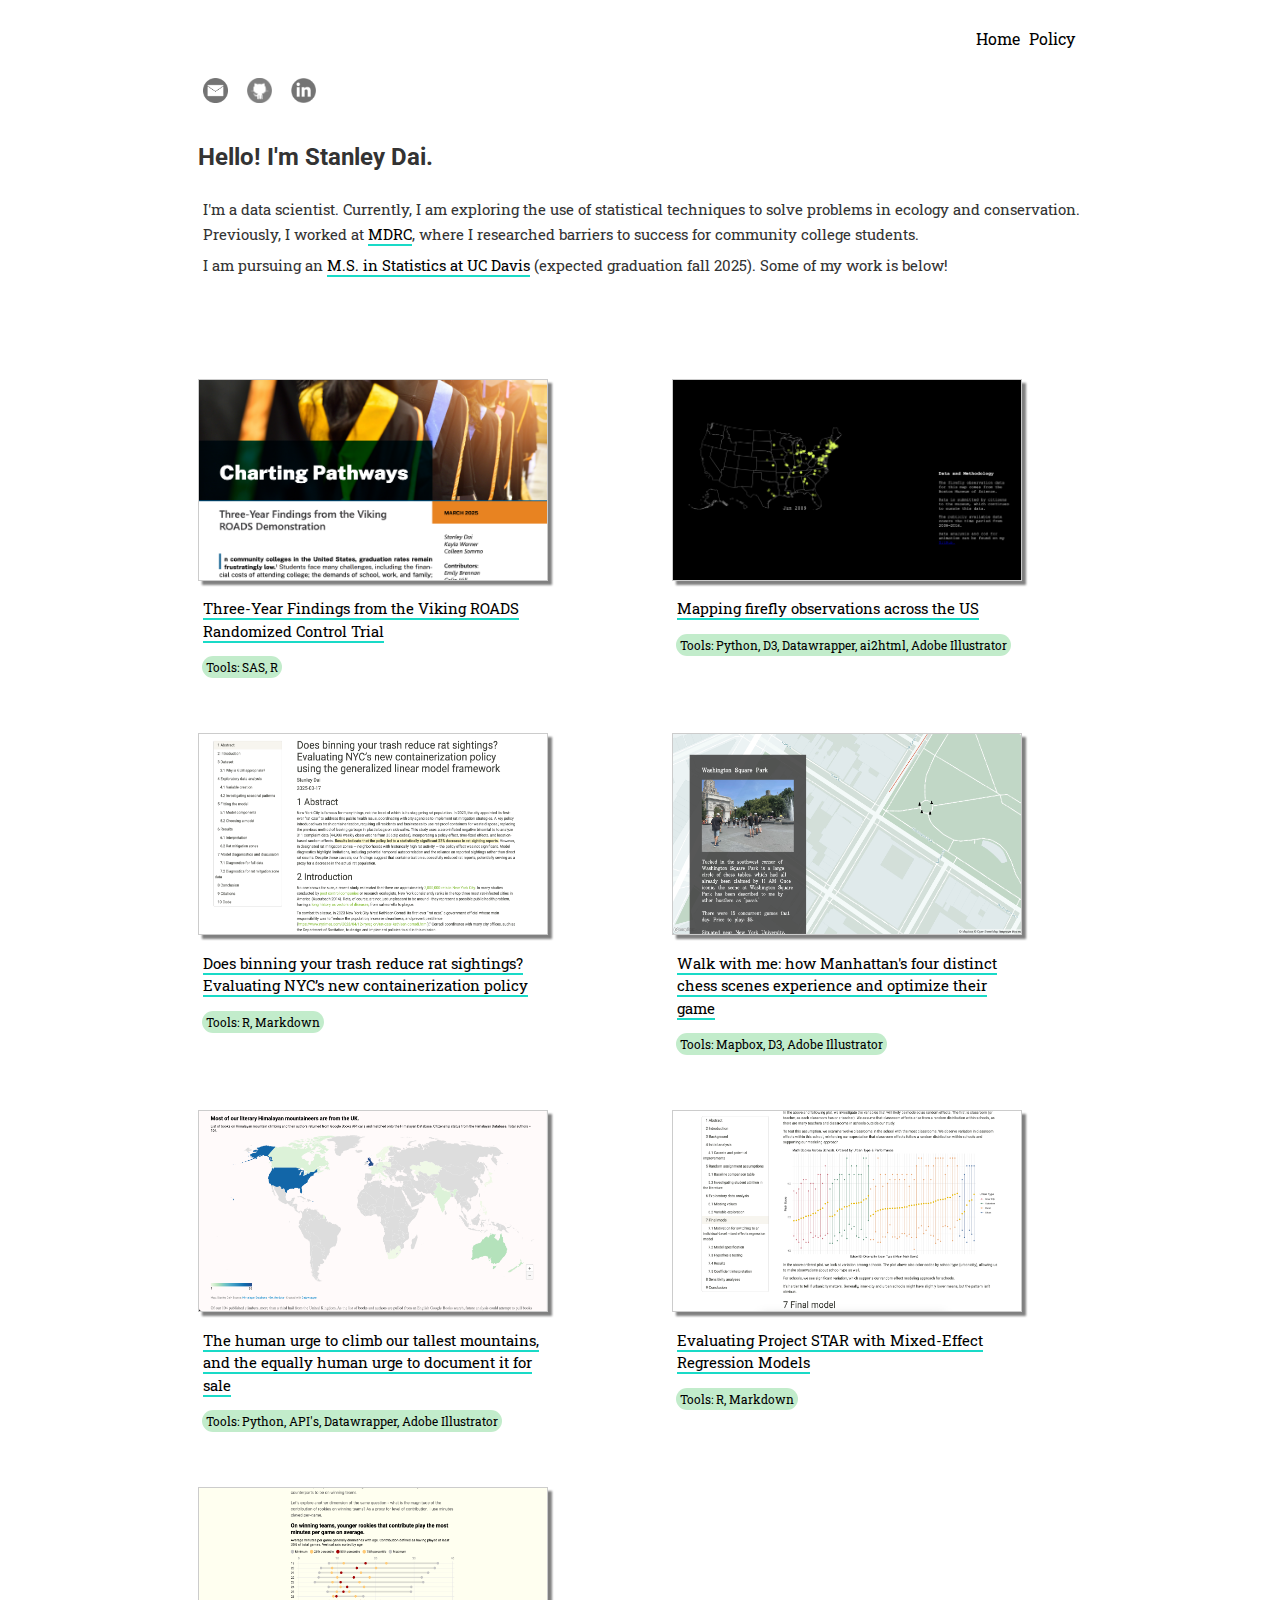
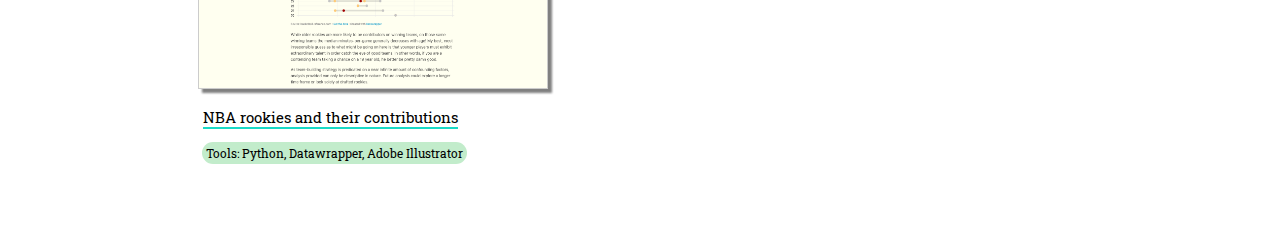
<file: index.html>
<!doctype html>
<html>
<head>
  <link href="https://fonts.googleapis.com/css?family=Roboto+Slab" rel="stylesheet">
  <link href="https://fonts.googleapis.com/css?family=Roboto" rel="stylesheet">
  <link rel="stylesheet" href="assets/css/main.css">
  <title>Stanley Dai</title>
  <meta charset="utf-8">
  <meta http-equiv="X-UA-Compatible" content="IE=edge">
  <meta name="viewport" content="width=device-width, initial-scale=1">
  <meta name="description" content="Stanley Dai - Home">
  <meta name="keywords" content="Stanley Dai, Data, Visualization, New York">
  <meta name="author" content="Stanley Dai">
  <meta property="og:image" content="assets/project_photo/Preview_Thumbnail.png">
</head>

<body>

<div id="container">

	<div id="nav">
	  <a href="https://stanleydai.github.io/" class="no_undersocre">Home</a>
	  <a href="writings.html" class="no_undersocre">Policy</a>

	</div>

	<div id="buttons">
		<a href="mailto:stanley.dai28@gmail.com" class="no_undersocre"><img src="assets/mail.jpeg" width="1" height="1" border="0"/></a>
		<a href="https://github.com/stanleydai" class="no_undersocre"><img src="assets/github.png" width="1" height="1" border="0"/></a>
		<a href="https://www.linkedin.com/in/stanley-dai-b80655134/" class="no_undersocre"><img src="assets/linkedin.png" width="1" height="1" border="0"/></a>
	  </div>
	
	<div class="intro">

	        <div class="header">
	            <div class="text-center">
	                <h1 class="text-left page-header">Hello! I'm Stanley Dai.</h1>
	                <br>
	                <p class="text-left intro_text">I'm a data scientist. Currently, I am exploring the use of statistical techniques to solve problems in ecology and conservation. 
						Previously, I worked at <a href="http://mdrc.org" target="_blank">MDRC</a>, where I researched barriers to success for community college students.
					</p>
	                <p class="text-left intro_text">I am pursuing an <a href="https://statistics.ucdavis.edu/grad/ms" target="_blank">M.S. in Statistics at UC Davis</a> (expected graduation fall 2025). Some of my work is below!</p>
	                <br>
	            </div>
	        </div>
	</div>

	<div id="portfolio">
		<ul>

		<li id='asapw'>
				<img class="portfolio_pic" src="assets/asap.png">
				<p class="headline"><a href="https://mdrc.org/sites/default/files/Westchester_ASAP_Brief_Final.pdf">Three-Year Findings from the Viking
				ROADS Randomized Control Trial</a>
				</p>
				<p class="tools">Tools: SAS, R</p>
		 </li>			
			
		<li id='fireflies'>
		  		<img class="portfolio_pic" src="assets/firefliesSS.png">
		  		<p class="headline"><a href="https://stanleydai.github.io/fireflies/">Mapping firefly observations across the US</a></p>
		  		<p class="tools">Tools: Python, D3, Datawrapper, ai2html, Adobe Illustrator</p>
		</li>

		<li id='sta223'>
			<img class="portfolio_pic" src="assets/sta223.png">
			<p class="headline"><a href="sta223.html">Does binning your trash reduce rat sightings? Evaluating NYC’s new containerization policy</a>
			</p>
			<p class="tools">Tools: R, Markdown</p>
		  </li>

		  <li id='outdoorchess'>
			<img class="portfolio_pic" src="assets/outdoorchessSS.png">
			<p class="headline"><a href="https://stanleydai.github.io/outdoorchess/">Walk with me: how Manhattan's four distinct chess scenes experience and optimize their game
		  </a></p>
			<p class="tools">Tools: Mapbox, D3, Adobe Illustrator</p>
  		</li>

		<li id='himalaya_authors'>
			<img class="portfolio_pic" src="assets/himalauthorsSS.png">
			<p class="headline"><a href="https://stanleydai.github.io/himalaya_authors/">The human urge to climb our tallest mountains, and the equally human urge to document it for sale</a></p>
			<p class="tools">Tools: Python, API's, Datawrapper, Adobe Illustrator</p>
  		</li>

		  <li id='sta207'>
			<img class="portfolio_pic" src="assets/sta207.png">
			<p class="headline"><a href="sta207.html">Evaluating Project STAR with Mixed-Effect Regression Models</a>
			</p>
			<p class="tools">Tools: R, Markdown</p>
		  </li>


		<li id='nba_rookies_age'>
		  		<img class="portfolio_pic" src="assets/nbarookiesSS.png">
		  		<p class="headline"><a href="https://stanleydai.github.io/nba_rookies_age/">NBA rookies and their contributions
                </a></p>
		  		<p class="tools">Tools: Python, Datawrapper, Adobe Illustrator</p>
		</li>





		</ul>
	</div>

</div>

</body>
</file>
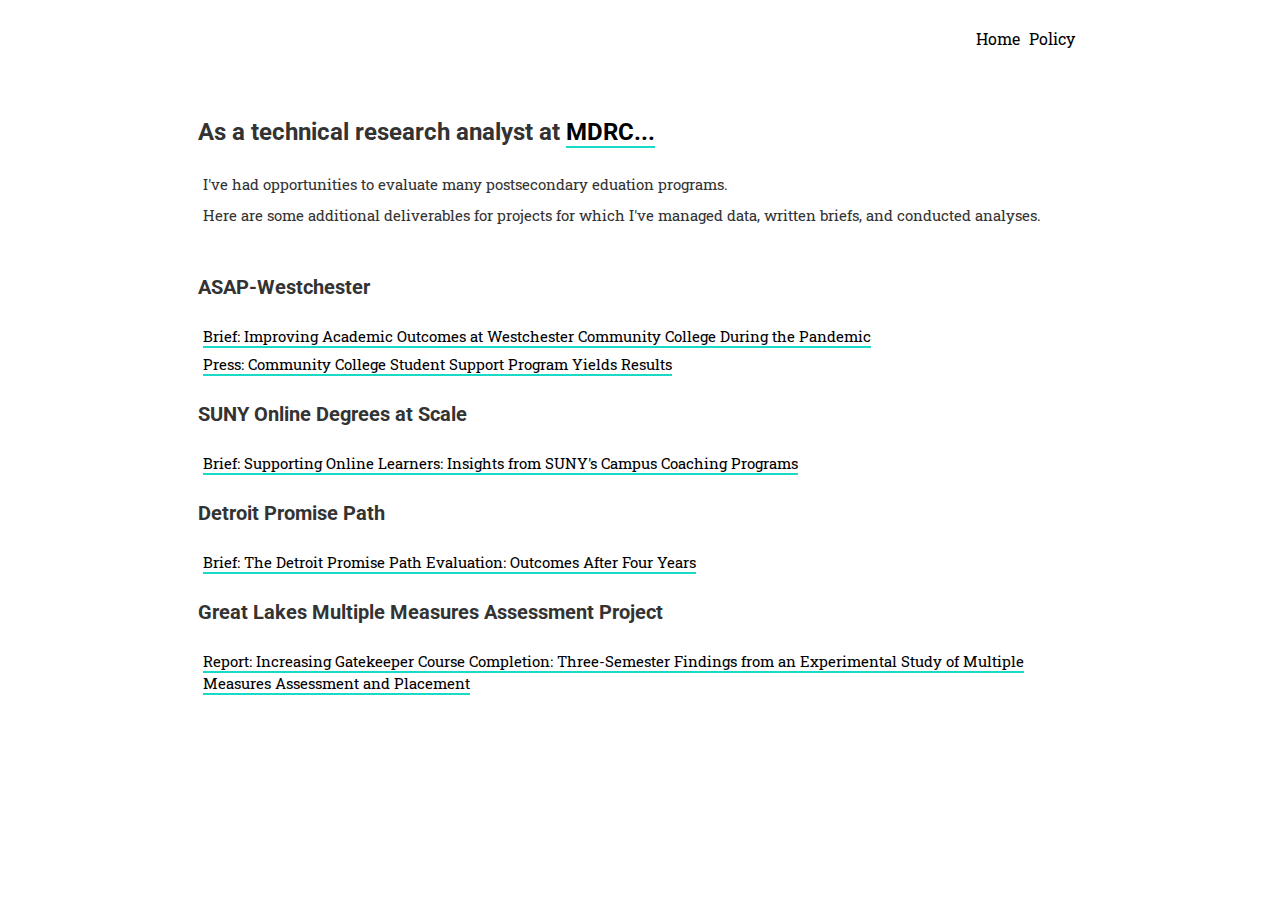
<file: writings.html>
<!doctype html>
<html>
<head>
  <link href="https://fonts.googleapis.com/css?family=Roboto+Slab" rel="stylesheet">
  <link href="https://fonts.googleapis.com/css?family=Roboto" rel="stylesheet">
  <link rel="stylesheet" href="assets/css/main.css">
  <title>Stanley Dai</title>
  <meta charset="utf-8">
  <meta http-equiv="X-UA-Compatible" content="IE=edge">
  <meta name="viewport" content="width=device-width, initial-scale=1">
  <meta name="description" content="Stanley Dai - Writings">
  <meta name="keywords" content="Stanley Dai, Data, Visualization, New York">
  <meta name="author" content="Stanley Dai">
  <meta property="og:image" content="assets/project_photo/Preview_Thumbnail.png">
</head>

<body>

<div id="container">

	<div id="nav">
	  <a href="https://stanleydai.github.io/" class="no_undersocre">Home</a>
	  <a href="writings.html" class="no_undersocre">Policy</a>

	</div>

	<div class="intro">

	        <div class="header">
	            <div class="text-center">
	                <h1 class="text-left page-header">As a technical research analyst at <a href="http://www.mdrc.org" target="_blank">MDRC...</a></h1>
	                <br>
	                <p class="text-left intro_text">I've had opportunities to evaluate many postsecondary eduation programs.</p>
                
	                <p class="text-left intro_text">Here are some additional deliverables for projects for which I've managed data, written briefs, and conducted analyses. </p>
	                <br>
                    <br>
	                <h1 class="text-left page-header2">ASAP-Westchester</h1>
                    <br>
                    <p><a href="https://www.mdrc.org/publication/improving-academic-outcomes-westchester-community-college-during-pandemic" target="_blank">Brief: Improving Academic Outcomes at Westchester Community College During the Pandemic</a></p>
                    <p><a href="https://www.insidehighered.com/quicktakes/2022/11/04/community-college-student-support-program-yields-results" target="_blank">Press: Community College Student Support Program Yields Results</a></p>
                    <br>
                    <h1 class="text-left page-header2">SUNY Online Degrees at Scale</h1>
                    <br>
                    <p><a href="https://mdrc.org/sites/default/files/2025_SUNY_Online_Degrees.pdf" target="_blank">Brief: Supporting Online Learners: Insights from SUNY's Campus Coaching Programs</a></p>
                    <br>
	                <h1 class="text-left page-header2">Detroit Promise Path</h1>
                    <br>
                    <p><a href="https://www.mdrc.org/publication/detroit-promise-path-evaluation-outcomes-after-four-years" target="_blank">Brief: The Detroit Promise Path Evaluation: Outcomes After Four Years</a></p>
                    <br>
	                <h1 class="text-left page-header2">Great Lakes Multiple Measures Assessment Project</h1>
                    <br>
                    <p><a href="https://www.mdrc.org/sites/default/files/MMA_Final_Report.pdf" target="_blank">Report: Increasing Gatekeeper Course Completion: Three-Semester Findings from an Experimental Study of Multiple Measures Assessment and Placement</a></p>
	            </div>


	        </div>
	</div>
</file>
<file: assets/css/main.css>
body {
    height: 100%;
    width:100%;
}

#container {
  width: 900px;
  color: #333;
  margin: 0 auto;
  padding-bottom: 60px;
  padding-top: 60px;
  font-family: 'Roboto Slab', serif;
  position: relative;
}

#nav {
  position: absolute;
  top: 20px;
  right: 15px;
  text-align: right;
  width: 100%;
  padding-right: 3px;
}

#nav a{
  padding-right: 5px;
}

.intro {
  display: block
  clear
}

#profile_pic {
    width: 130px;
    height: 130px;
    margin-top: 40px;
    position: relative;
    left:50%;
    margin-left: -70px;
    border-radius: 50%;
}

.text-left {
    text-align: left;
    float: none;
}

.header{
    margin-top: 50px;
}

.intro_text {
    font-size: 15px;
    line-height: 25px;
}

a:link, a:visited {
  color: black;
  background-color: #ffffff;
  text-decoration: none;
  border-bottom: 2px solid #19dac7;
}

a:focus, a:hover, a:active {
  text-decoration: none !important;
  color: black !important;
  background-color: #19dac7 !important;
  border-bottom: none;
}

a.no_undersocre:link, a.no_undersocre:visited {
  border-bottom: none !important;
}

a.no_undersocre:focus, a.no_undersocre:hover, a.no_undersocre:active {
  background-color: #ffffff !important;
  border-bottom: 2px solid #19dac7 !important;
}

#buttons {
	top: 195px;
	right: 5px;
	width: 100%;
	height: 25px;
  text-align: left;
}

#buttons img{
  width: 25px;
  height: 25px;
  display: inline;
  margin: 10px 5px 2px;
  padding-right: 5px;
}

#buttons a:link, a:hover, a:active{
  background: #ffffff;
  text-decoration: none;
}

h1 {
  margin: 0 0 0;
  font-size: 40px;
  text-decoration: none;
}

p {
  font-size: 15px;
  line-height: 1.5;
  margin: 0.35em;
}

p.italic {
  font-style: italic;
}

#portfolio {
    max-width: none;
    margin-top: 25px;

}

.portfolio_pic {
	width: 348px;
	height: 200px;
	border: 1px solid #ccc;
    filter: drop-shadow(4px 4px 1px grey);

   /*-webkit-filter: grayscale(70%); *//* Safari 6.0 - 9.0 
    filter: grayscale(70%);*/
}

/*.portfolio_pic:hover {
    filter: none;
      -webkit-filter: grayscale(0);
      -webkit-transform: scale(1);
}*/

.page-header {
    font-family: 'Roboto';
    font-size: 24px;
    font-weight: bolder;
    border-bottom: none;
}

.page-header2 {
    font-family: 'Roboto';
    font-size: 20px;
    font-weight: bolder;
    border-bottom: none;
}

ul {
    width: 900px;
    margin: 0 0 0 0;
    padding: 0px;

}

li {
    display: inline-block;
    width: 350px;
    margin: 50px 120px 0 0;
    padding: 0px;
    font-size: 18px;
    line-height: 2.0;
    vertical-align: top;
}

li:nth-child(even) {
    margin-right: 0;
}

.tools {
  font-size: 12px;
  line-height: 1.5;
  margin: 0.35em;
  font-family: Roboto Slab;

  display: inline-block;

  border-radius: 60px;
  background-color: rgb(194, 236, 203);
  color: black;
  padding: 2px 4px;
}
</file>
